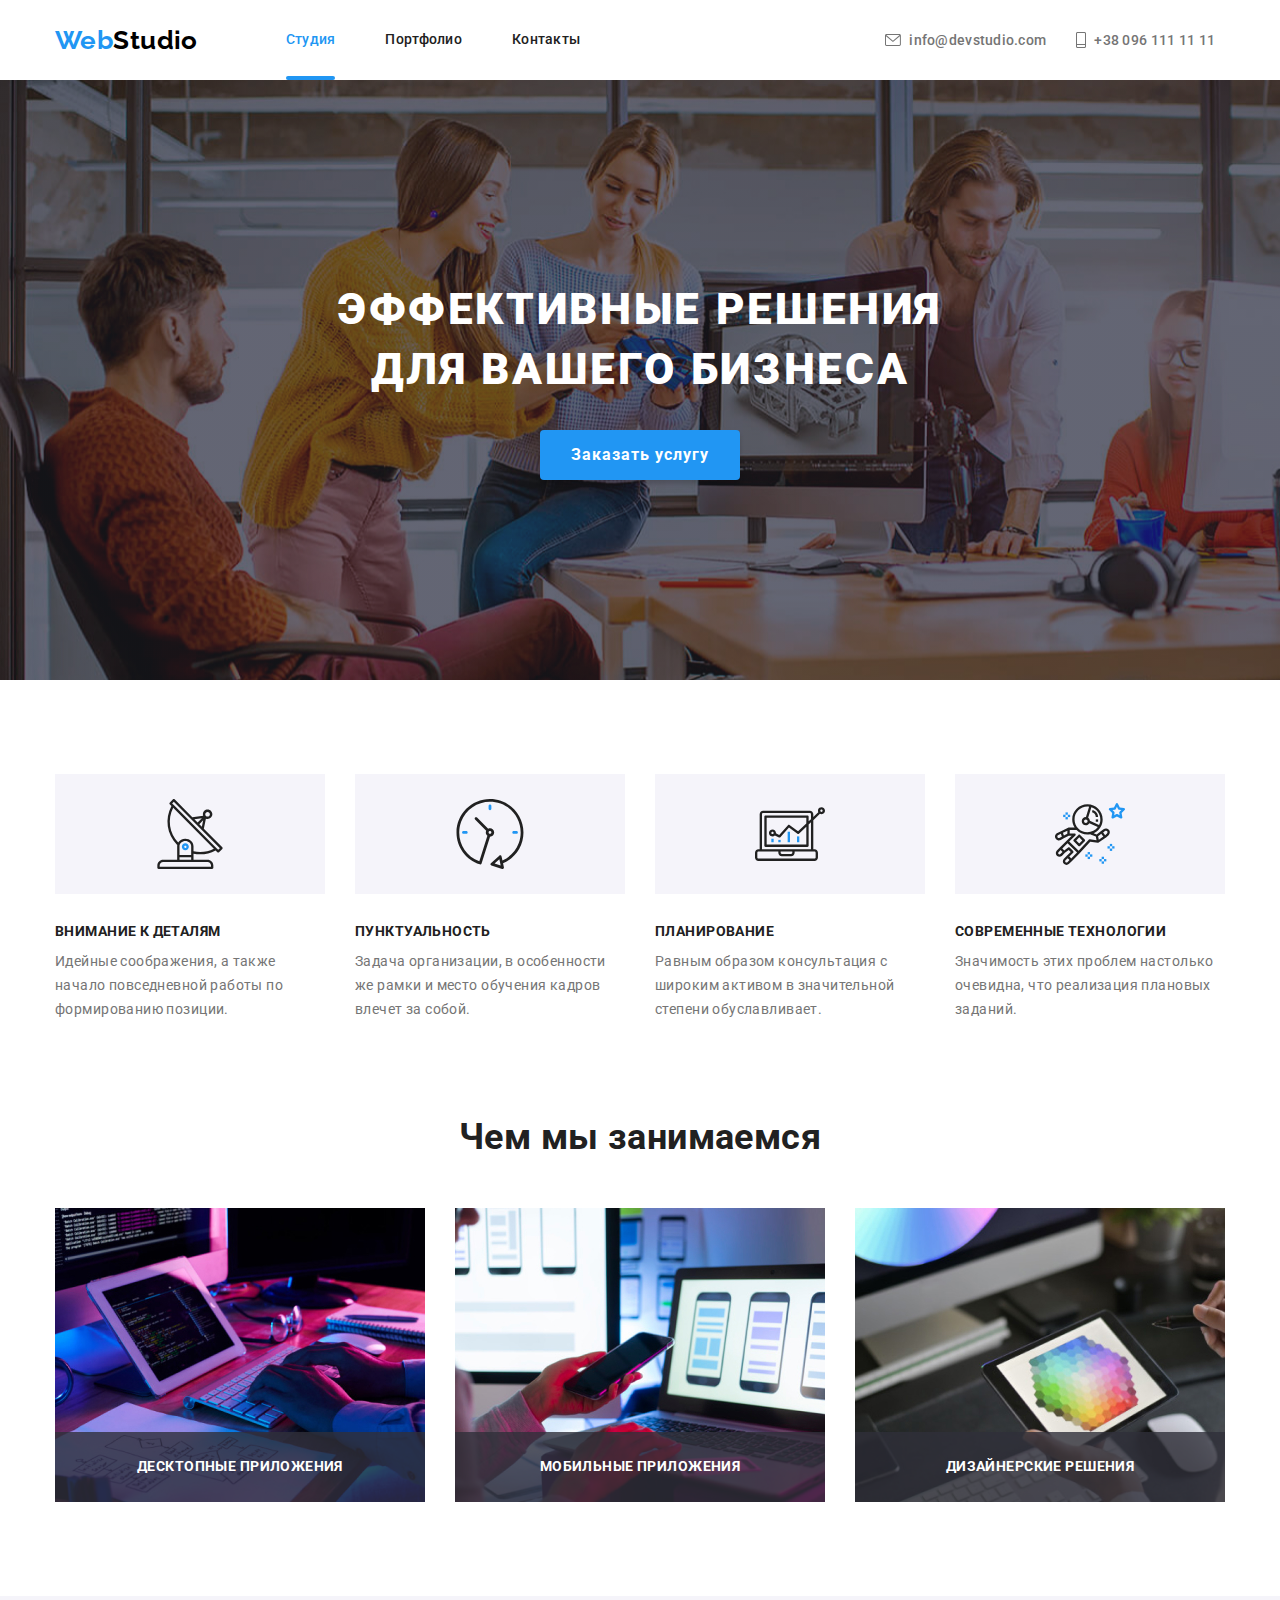
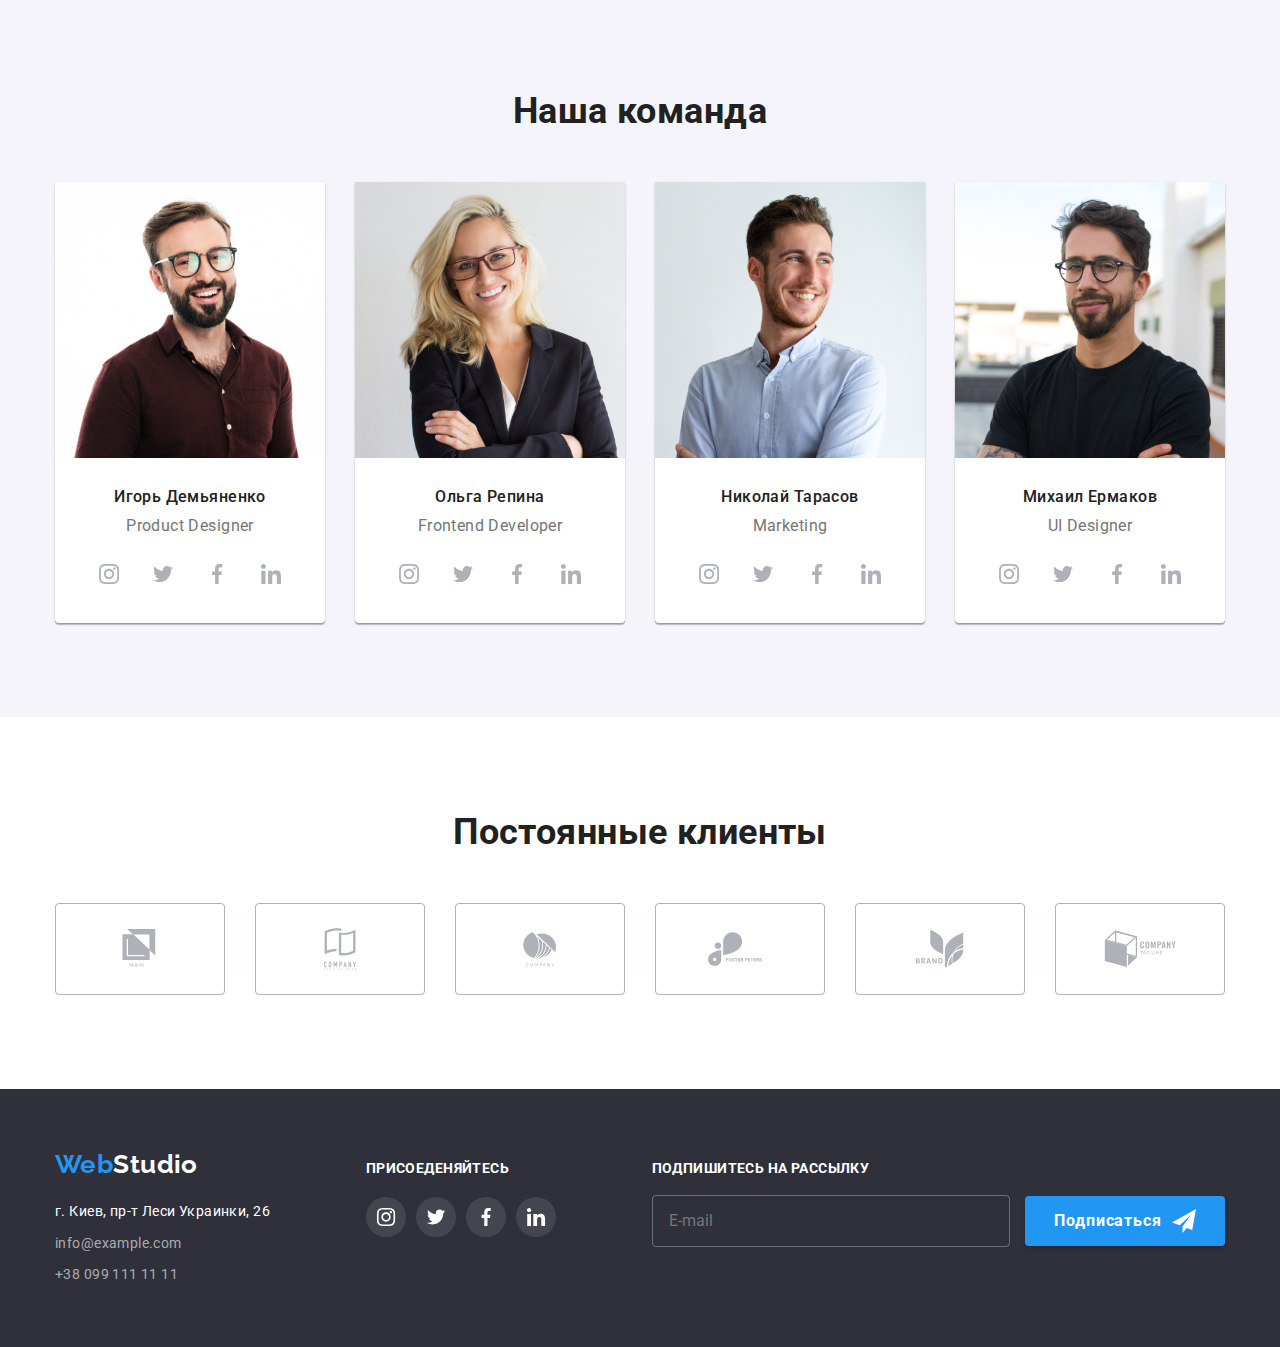
<file: index.html>
<!DOCTYPE html>
<html lang="ru">

<head>
    <meta charset="UTF-8">
    <meta http-equiv="X-UA-Compatible" content="IE=edge">
    <meta name="viewport" content="width=device-width, initial-scale=1.0">
    <link rel="preconnect" href="https://fonts.googleapis.com">
    <link rel="preconnect" href="https://fonts.gstatic.com" crossorigin>
    <link
        href="https://fonts.googleapis.com/css2?family=Raleway:wght@700&family=Roboto:wght@400;500;700;900&display=swap"
        rel="stylesheet">
    <link rel="stylesheet" href="./min_css/studioPage.min.css">
    <title>Web Studio</title>
</head>
<body>
    <!-- header -->
    <header class="header">
        <div class="header__content container">
            <a href="./index.html" class="logo header__logo"><span class="logo__accent">Web</span>Studio</a>
            <button class="menuButton" aria-label="Переключатель мобильного меню" aria-expanded="false" aria-controls="mobileNavMenu" data-menu-button
                aria-expanded="false">
                <svg class="menuIcon" width="40" height="40">
                    <use class="menuIcon__burger" href="./images/iconsSprite.svg#icon-burgerIcon"></use>
                    <use class="menuIcon__cross" href="./images/iconsSprite.svg#icon-closeIcon"></use>
                </svg>
            </button>
            <nav class="header__nav">
                <div class="mobileNav" id="mobileNavMenu" data-menu>
                    <ul class="mobileNav__navMenu">
                        <li class="mobileNav__navItem"><a href="./index.html" class="mobileNav__navLink mobileNav__navLink--active">Студия</a></li>
                        <li class="mobileNav__navItem"><a href="./portfolio.html" class="mobileNav__navLink">Портфолио</a></li>
                        <li class="mobileNav__navItem"><a href="#" class="mobileNav__navLink">Контакты</a></li>
                    </ul>
                    <ul class="mobileNav__contactsList">
                        <li class="mobileNav__contactItem"><a class="mobileNav__contactLink"
                                href="tel:+380961111111">+38 096 111 11 11</a></li>
                        <li class="mobileNav__contactItem"><a class="mobileNav__contactLink"
                                href="mailto:info@devstudio.com">info@devstudio.com</a></li>
                    </ul>
                    <ul class="mobileNav__socialsList">
                        <li class="mobileNav__socialItem"><a href="" class="mobileNav__socialLink">Instagram</a></li>
                        <li class="mobileNav__socialItem"><a href="" class="mobileNav__socialLink">Twitter</a></li>
                        <li class="mobileNav__socialItem"><a href="" class="mobileNav__socialLink">Facebook</a></li>
                        <li class="mobileNav__socialItem"><a href="" class="mobileNav__socialLink">LinkedIn</a></li>
                    </ul>
                </div>
                <div class="desktopNav">
                    <ul class="desktopNav__navMenu">
                        <li class="desktopNav__navItem"><a class="desktopNav__navLink desktopNav__navLink--active" href="./index.html">Студия</a></li>
                        <li class="desktopNav__navItem"><a class="desktopNav__navLink" href="./portfolio.html">Портфолио</a></li>
                        <li class="desktopNav__navItem"><a class="desktopNav__navLink" href="#" >Контакты</a></li>
                    </ul>
                    <ul class="desktopNav__contactsList">
                        <li class="desktopNav__contactItem">
                            <a class="desktopNav__contactLink" href="mailto:info@devstudio.com">
                                <svg class="desktopNav__contactIcon desktopNav__contactIcon--email">
                                    <use href="./images/iconsSprite.svg#icon-emailContactIcon"></use>
                                </svg>
                                info@devstudio.com
                            </a>
                        </li>
                        <li class="desktopNav__contactItem">
                            <a class="desktopNav__contactLink" href="tel:+380961111111">
                                <svg class="desktopNav__contactIcon desktopNav__contactIcon--tel">
                                    <use href="./images/iconsSprite.svg#icon-telContactIcon"></use>
                                </svg>
                                +38 096 111 11 11
                            </a>
                        </li>
                    </ul>
                </div>
            </nav>
        </div>
    </header>
    <main>
        <!-- hero -->
        <section class="hero">
            <h1 class="hero_title">Эффективные решения для вашего бизнеса</h1>
            <button type="button" class="button" data-modal-open>Заказать услугу</button>
        </section>
        <!-- Features -->
        <section class="pageSection">
            <div class="container">
                <ul class="featuresList">
                    <li class="featureItem featureItem--antenna">
                        <h3 class="featureItem_title">Внимание к деталям</h3>
                        <p class="featureItem_description">Идейные соображения, а также начало повседневной работы по
                            формированию позиции.</p>
                    </li>
                    <li class="featureItem featureItem--clock">
                        <h3 class="featureItem_title">Пунктуальность</h3>
                        <p class="featureItem_description">Задача организации, в особенности же рамки и место обучения
                            кадров влечет за собой.</p>
                    </li>
                    <li class="featureItem featureItem--diagram">
                        <h3 class="featureItem_title">Планирование</h3>
                        <p class="featureItem_description">Равным образом консультация с широким активом в значительной
                            степени обуславливает.</p>
                    </li>
                    <li class="featureItem featureItem--astronaut">
                        <h3 class="featureItem_title">Современные технологии</h3>
                        <p class="featureItem_description">Значимость этих проблем настолько очевидна, что реализация
                            плановых заданий.</p>
                    </li>
                </ul>
            </div>
        </section>
        <!-- What we Doing -->
        <section class="pageSection pageSection--withoutTopPadding whatWeDoingSection">
            <div class="container">
                <h2 class="pageSection__title">Чем мы занимаемся</h2>
                <ul class="whatWeDoingList">
                    <li class="whatWeDoingList__item">
                        <img class="whatWeDoingList__image" src="./images/whatWeDoing/whatWeDoing1.jpg" alt="Пишем код" width="370">
                        <h3 class="whatWeDoingList__description">Десктопные приложения</h3>
                    </li>
                    <li class="whatWeDoingList__item">
                        <img class="whatWeDoingList__image" src="./images/whatWeDoing/whatWeDoing2.jpg" alt="Делаем адаптив" width="370">
                        <h3 class="whatWeDoingList__description">Мобильные приложения</h3>
                    </li>
                    <li class="whatWeDoingList__item">
                        <img class="whatWeDoingList__image" src="./images/whatWeDoing/whatWeDoing3.jpg" alt="Делаем дизайн" width="370">
                        <h3 class="whatWeDoingList__description">Дизайнерские решения</h3>
                    </li>
                </ul>
            </div>
        </section>
        <!-- Our Team -->
        <section class="pageSection pageSection--grayBG">
            <div class="container">
                <h2 class="pageSection__title">Наша команда</h2>
                <ul class="teamList">
                    <li class="teamMember">
                        <img class="teamMember__image" src="./images/ourTeam/ourTeam1.jpg" alt="Фото Игоря Демьяненко">
                        <h3 class="teamMember__name">Игорь Демьяненко</h3>
                        <p class="teamMember__position">Product Designer</p>
                        <ul class="teamMember__socialsList">
                            <li class="teamMember__socialItem">
                                <a href="" class="teamMember__socialLink">
                                    <svg class="teamMember__socialIcon" width="44" height="44">
                                        <use href="./images/iconsSprite.svg#icon-instagram"></use>
                                    </svg>
                                </a>
                            </li>
                            <li class="teamMember__socialItem">
                                <a href="" class="teamMember__socialLink">
                                    <svg class="teamMember__socialIcon" width="44" height="44">
                                        <use href="./images/iconsSprite.svg#icon-twitter"></use>
                                    </svg>
                                </a>
                            </li>
                            <li class="teamMember__socialItem">
                                <a href="" class="teamMember__socialLink">
                                    <svg class="teamMember__socialIcon" width="44" height="44">
                                        <use href="./images/iconsSprite.svg#icon-facebook"></use>
                                    </svg>
                                </a>
                            </li>
                            <li class="teamMember__socialItem">
                                <a href="" class="teamMember__socialLink">
                                    <svg class="teamMember__socialIcon" width="44" height="44">
                                        <use href="./images/iconsSprite.svg#icon-linkedin"></use>
                                    </svg>
                                </a>
                            </li>
                        </ul>
                    </li>
                    <li class="teamMember">
                        <img class="teamMember__image" src="./images/ourTeam/ourTeam2.jpg" alt="Фото Ольги Репиной">
                        <h3 class="teamMember__name">Ольга Репина</h3>
                        <p class="teamMember__position">Frontend Developer</p>
                        <ul class="teamMember__socialsList">
                            <li class="teamMember__socialItem">
                                <a href="" class="teamMember__socialLink">
                                    <svg class="teamMember__socialIcon" width="44" height="44">
                                        <use href="./images/iconsSprite.svg#icon-instagram"></use>
                                    </svg>
                                </a>
                            </li>
                            <li class="teamMember__socialItem">
                                <a href="" class="teamMember__socialLink">
                                    <svg class="teamMember__socialIcon" width="44" height="44">
                                        <use href="./images/iconsSprite.svg#icon-twitter"></use>
                                    </svg>
                                </a>
                            </li>
                            <li class="teamMember__socialItem">
                                <a href="" class="teamMember__socialLink">
                                    <svg class="teamMember__socialIcon" width="44" height="44">
                                        <use href="./images/iconsSprite.svg#icon-facebook"></use>
                                    </svg>
                                </a>
                            </li>
                            <li class="teamMember__socialItem">
                                <a href="" class="teamMember__socialLink">
                                    <svg class="teamMember__socialIcon" width="44" height="44">
                                        <use href="./images/iconsSprite.svg#icon-linkedin"></use>
                                    </svg>
                                </a>
                            </li>
                        </ul>
                    </li>
                    <li class="teamMember">
                        <img class="teamMember__image" src="./images/ourTeam/ourTeam3.jpg" alt="Фото Николая Тарасова">
                        <h3 class="teamMember__name">Николай Тарасов</h3>
                        <p class="teamMember__position">Marketing</p>
                        <ul class="teamMember__socialsList">
                            <li class="teamMember__socialItem">
                                <a href="" class="teamMember__socialLink">
                                    <svg class="teamMember__socialIcon" width="44" height="44">
                                        <use href="./images/iconsSprite.svg#icon-instagram"></use>
                                    </svg>
                                </a>
                            </li>
                            <li class="teamMember__socialItem">
                                <a href="" class="teamMember__socialLink">
                                    <svg class="teamMember__socialIcon" width="44" height="44">
                                        <use href="./images/iconsSprite.svg#icon-twitter"></use>
                                    </svg>
                                </a>
                            </li>
                            <li class="teamMember__socialItem">
                                <a href="" class="teamMember__socialLink">
                                    <svg class="teamMember__socialIcon" width="44" height="44">
                                        <use href="./images/iconsSprite.svg#icon-facebook"></use>
                                    </svg>
                                </a>
                            </li>
                            <li class="teamMember__socialItem">
                                <a href="" class="teamMember__socialLink">
                                    <svg class="teamMember__socialIcon" width="44" height="44">
                                        <use href="./images/iconsSprite.svg#icon-linkedin"></use>
                                    </svg>
                                </a>
                            </li>
                        </ul>
                    </li>
                    <li class="teamMember">
                        <img class="teamMember__image" src="./images/ourTeam/ourTeam4.jpg" alt="Фото Михаила Ермакова">
                        <h3 class="teamMember__name">Михаил Ермаков</h3>
                        <p class="teamMember__position">UI Designer</p>
                        <ul class="teamMember__socialsList">
                            <li class="teamMember__socialItem">
                                <a href="" class="teamMember__socialLink">
                                    <svg class="teamMember__socialIcon" width="44" height="44">
                                        <use href="./images/iconsSprite.svg#icon-instagram"></use>
                                    </svg>
                                </a>
                            </li>
                            <li class="teamMember__socialItem">
                                <a href="" class="teamMember__socialLink">
                                    <svg class="teamMember__socialIcon" width="44" height="44">
                                        <use href="./images/iconsSprite.svg#icon-twitter"></use>
                                    </svg>
                                </a>
                            </li>
                            <li class="teamMember__socialItem">
                                <a href="" class="teamMember__socialLink">
                                    <svg class="teamMember__socialIcon" width="44" height="44">
                                        <use href="./images/iconsSprite.svg#icon-facebook"></use>
                                    </svg>
                                </a>
                            </li>
                            <li class="teamMember__socialItem">
                                <a href="" class="teamMember__socialLink">
                                    <svg class="teamMember__socialIcon" width="44" height="44">
                                        <use href="./images/iconsSprite.svg#icon-linkedin"></use>
                                    </svg>
                                </a>
                            </li>
                        </ul>
                    </li>
                </ul>
            </div>
        </section>
        <!-- Our CLients -->
        <section class="pageSection">
            <div class="container">
                <h3 class="pageSection__title">Постоянные клиенты</h3>
                <ul class="clientsList">
                    <li class="clientsList__item">
                        <a class="clientsList__link" href="">
                            <svg class="clientsList__icon">
                                <use href="./images/iconsSprite.svg#icon-Client1"></use>
                            </svg>
                        </a>
                    </li>
                    <li class="clientsList__item">
                        <a class="clientsList__link" href="">
                            <svg class="clientsList__icon">
                                <use href="./images/iconsSprite.svg#icon-Client2"></use>
                            </svg>
                        </a>
                    </li>
                    <li class="clientsList__item">
                        <a class="clientsList__link" href="">
                            <svg class="clientsList__icon">
                                <use href="./images/iconsSprite.svg#icon-Client3"></use>
                            </svg>
                        </a>
                    </li>
                    <li class="clientsList__item">
                        <a class="clientsList__link" href="">
                            <svg class="clientsList__icon">
                                <use href="./images/iconsSprite.svg#icon-Client4"></use>
                            </svg>
                        </a>
                    </li>
                    <li class="clientsList__item">
                        <a class="clientsList__link" href="">
                            <svg class="clientsList__icon">
                                <use href="./images/iconsSprite.svg#icon-Client5"></use>
                            </svg>
                        </a>
                    </li>
                    <li class="clientsList__item">
                        <a class="clientsList__link" href="">
                            <svg class="clientsList__icon">
                                <use href="./images/iconsSprite.svg#icon-Client6"></use>
                            </svg>
                        </a>
                    </li>
                </ul>
            </div>
        </section>
    </main>
    <!-- footer -->
    <footer class="footer">
        <div class="container">
            <div class="footer__content">
                <address class="footer__contentItem footer__contactsWrapper">
                    <a href="" class="logo footer__logo"><span class="logo__accent">Web</span>Studio</a>
                    <ul class="footer__contactsList">
                        <li class="footer__contactItem">г. Киев, пр-т Леси Украинки, 26</li>
                        <li class="footer__contactItem"><a class="footer__contactLink"
                                href="mailto:info@example.com">info@example.com</a></li>
                        <li class="footer__contactItem"><a class="footer__contactLink" href="tel:+380991111111">+38 099 111
                                11 11</a></li>
                    </ul>
                </address>
                <div class="footer__contentItem footer__socialsWrapper">
                    <h3 class="footer__subTitle">Присоеденяйтесь</h3>
                    <ul class="footer__socialsList">
                        <li class="footer__socialItem">
                            <a href="" class="footer__socialLink">
                                <svg class="footer__socialIcon" width="40px" height="40px">
                                    <use href="./images/iconsSprite.svg#icon-instagram"></use>
                                </svg>
                            </a>
                        </li>
                        <li class="footer__socialItem">
                            <a href="" class="footer__socialLink">
                                <svg class="footer__socialIcon" width="40px" height="40px">
                                    <use href="./images/iconsSprite.svg#icon-twitter"></use>
                                </svg>
                            </a>
                        </li>
                        <li class="footer__socialItem">
                            <a href="" class="footer__socialLink">
                                <svg class="footer__socialIcon" width="40px" height="40px">
                                    <use href="./images/iconsSprite.svg#icon-facebook"></use>
                                </svg>
                            </a>
                        </li>
                        <li class="footer__socialItem">
                            <a href="" class="footer__socialLink">
                                <svg class="footer__socialIcon" width="40px" height="40px">
                                    <use href="./images/iconsSprite.svg#icon-linkedin"></use>
                                </svg>
                            </a>
                        </li>
                    </ul>
                </div>
                <div class="footer__subscribeWrapper">
                    <h3 class="footer__subTitle">Подпишитесь на рассылку</h3>
                    <form class="footer__subscribeForm" action="">
                        <input class="footer__subscribeInput" type="email" placeholder="E-mail" name="email">
                        <button class="button">
                            Подписаться
                            <svg class="button_icon" width="24" height="24">
                                <use href="./images/iconsSprite.svg#icon-subscribeButtonIcon"></use>
                            </svg>
                        </button>
                    </form>
                </div>
            </div>
        </div>
    </footer>
    <!-- feedback modal -->
    <div class="backdrop is-hidden" data-modal>
        <div class="feedbackModal">
            <button type="button" class="closeButton" data-modal-close>
                <svg class="closeButton__icon" width="30" height="30">
                    <use href="./images/iconsSprite.svg#icon-closeIcon"></use>
                </svg>
            </button>
            <h2 class="feedbackModal__title">Оставьте свои данные, мы вам перезвоним</h2>
            <form class="feedbackModal__form">
                <div class="feedbackModal__textFieldsGroup" role="form-group">
                    <div class="feedbackModal__formField">
                        <label class="feedbackModal__fieldLabel" for="name">Имя</label>
                        <input class="feedbackModal__textField" type="text" name="name" id="name" required>
                        <svg class="feedbackModal__inputIcon" width="12" height="12">
                            <use href="./images/iconsSprite.svg#icon-nameInputIcon"></use>
                        </svg>
                    </div>
                    <div class="feedbackModal__formField">
                        <label class="feedbackModal__fieldLabel" for="tel">Телефон</label>
                        <input class="feedbackModal__textField" type="tel" name="tel" id="tel" required>
                        <svg class="feedbackModal__inputIcon" width="13" height="13">
                            <use href="./images/iconsSprite.svg#icon-phoneInputIcon"></use>
                        </svg>
                    </div>
                    <div class="feedbackModal__formField">
                        <label class="feedbackModal__fieldLabel" for="email">Почта</label>
                        <input class="feedbackModal__textField" type="email" name="email" id="email">
                        <svg class="feedbackModal__inputIcon" width="15" height="12">
                            <use href="./images/iconsSprite.svg#icon-emailInputIcon"></use>
                        </svg>
                    </div>
                    <div class="feedbackModal__formField">
                        <label class="feedbackModal__fieldLabel" for="comment">Коментарий</label>
                        <textarea class="feedbackModal__textField feedbackModal__textField--forComents" type="comment" name="comment" id="comment" placeholder="Введите текст"></textarea>
                    </div>
                </div>
                <div class="feedbackModal__agreementField">
                    <input class="feedbackModal__agreementFieldCheckbox" type="checkbox" name="agreement" id="agreement">
                    <label class="feedbackModal__agreementLabel" for="agreement">
                        <span>Соглашаюсь с рассылкой и принимаю&nbsp<a href="" class="feedbackModal__agreementConditionsLink">Условия договора</a></span>
                    </label>
                </div>
                <button class="button modal feedbackModal__button" type="submit">Отправить</button>   
            </form>
        </div>
    </div>
    <script src="./js/menu.js"></script>
    <script src="./js/modal.js"></script>
</body>

</html>
</file>
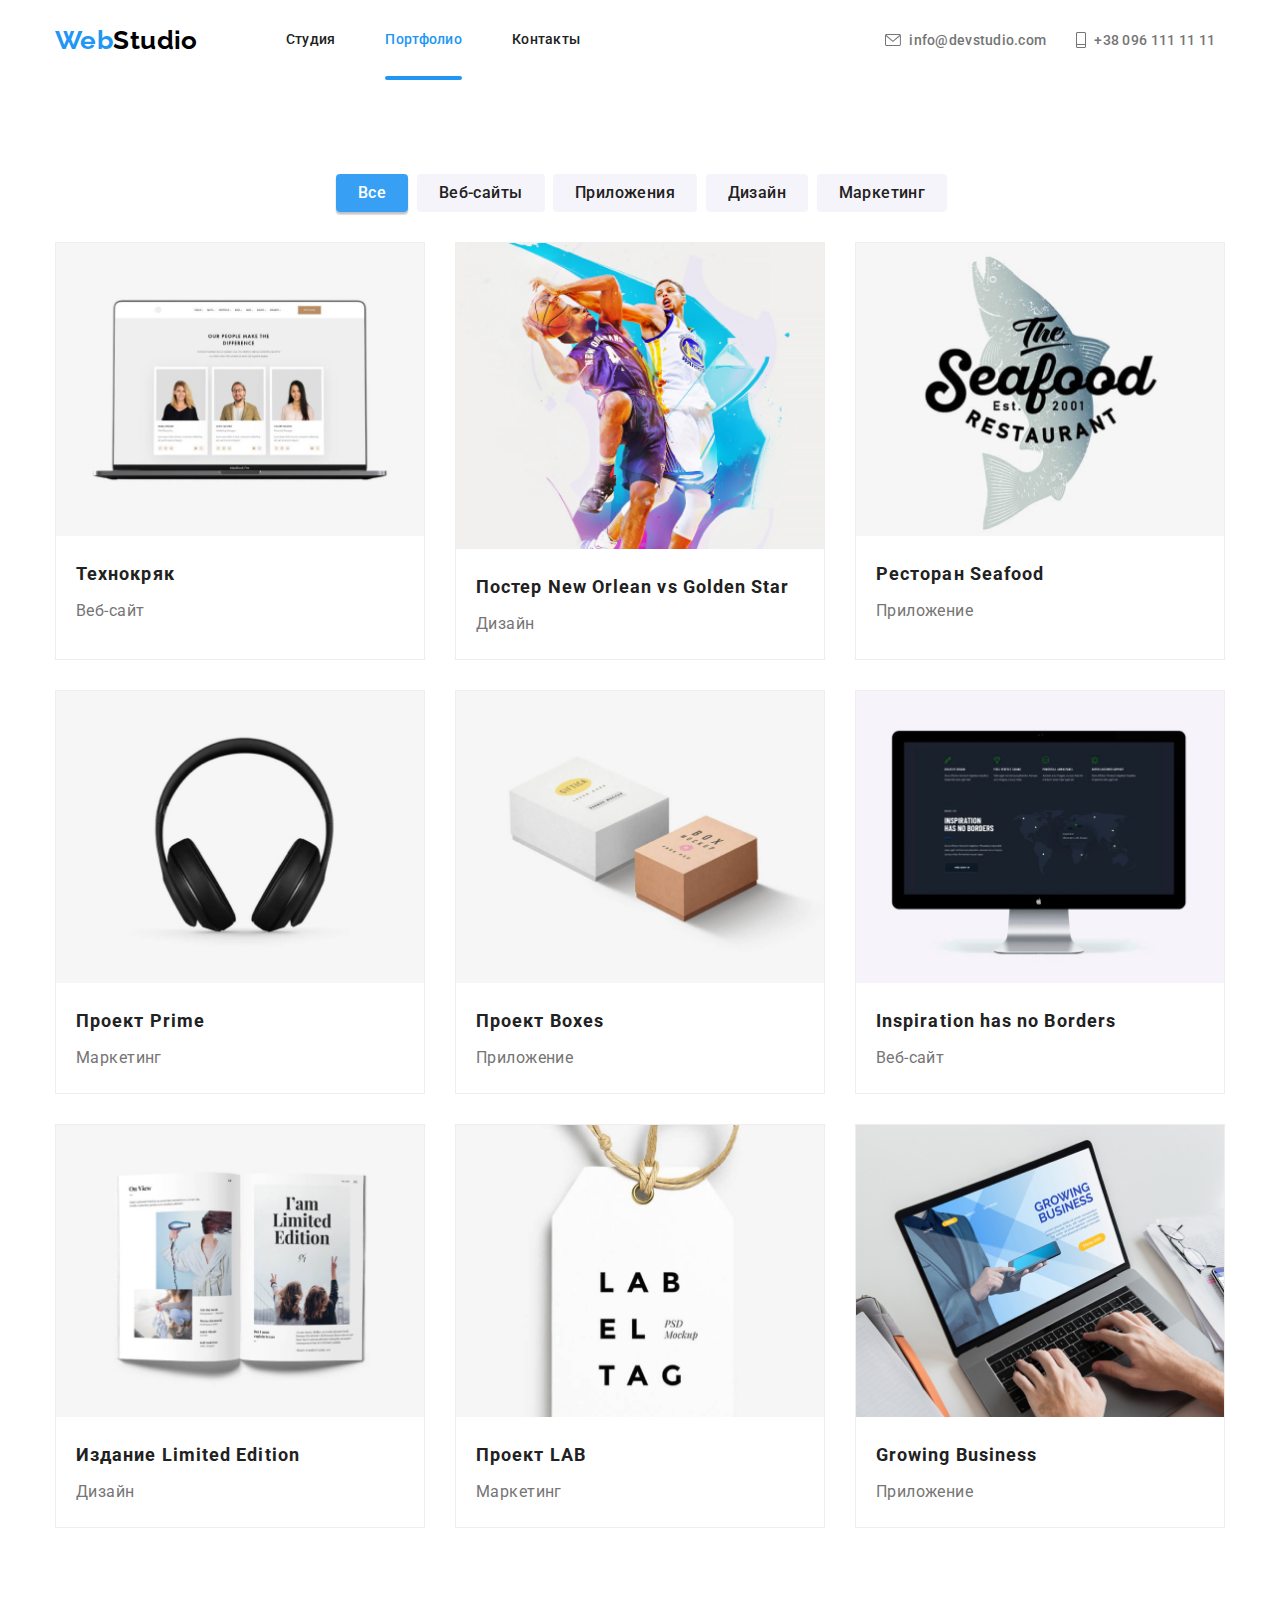
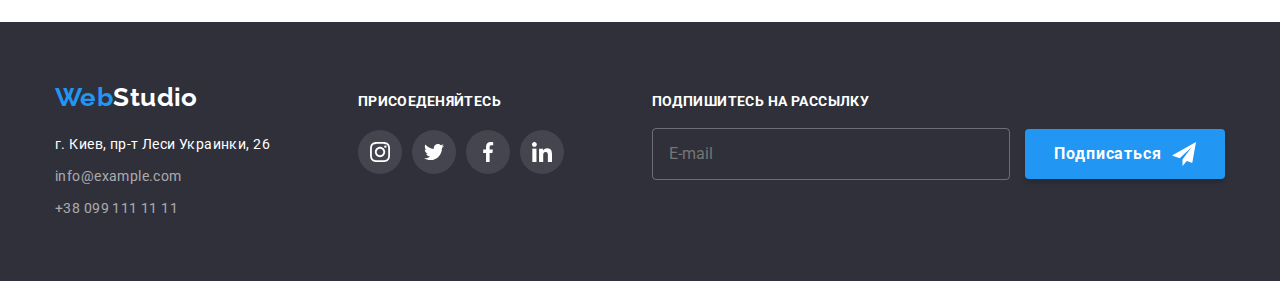
<file: portfolio.html>
<!DOCTYPE html>
<html lang="ru">

<head>
    <meta charset="UTF-8">
    <meta http-equiv="X-UA-Compatible" content="IE=edge">
    <meta name="viewport" content="width=device-width, initial-scale=1.0">
    <link rel="preconnect" href="https://fonts.googleapis.com">
    <link rel="preconnect" href="https://fonts.gstatic.com" crossorigin>
    <link
        href="https://fonts.googleapis.com/css2?family=Raleway:wght@700&family=Roboto:wght@400;500;700;900&display=swap"
        rel="stylesheet">
    <link rel="stylesheet" href="./min_css/portfolioPage.min.css">
    <title>Web Studio</title>
</head>

<body>
    <!-- header -->
    <header class="header">
        <div class="header__content container">
            <a href="./index.html" class="logo header__logo"><span class="logo__accent">Web</span>Studio</a>
            <button class="menuButton" aria-label="Переключатель мобильного меню" aria-expanded="false" aria-controls="mobileNavMenu" data-menu-button
                aria-expanded="false">
                <svg class="menuIcon" width="40" height="40">
                    <use class="menuIcon__burger" href="./images/iconsSprite.svg#icon-burgerIcon"></use>
                    <use class="menuIcon__cross" href="./images/iconsSprite.svg#icon-closeIcon"></use>
                </svg>
            </button>
            <nav class="header__nav">
                <div class="mobileNav" id="mobileNavMenu" data-menu>
                    <ul class="mobileNav__navMenu">
                        <li class="mobileNav__navItem"><a href="./index.html" class="mobileNav__navLink mobileNav__navLink--active">Студия</a></li>
                        <li class="mobileNav__navItem"><a href="./portfolio.html" class="mobileNav__navLink">Портфолио</a></li>
                        <li class="mobileNav__navItem"><a href="#" class="mobileNav__navLink">Контакты</a></li>
                    </ul>
                    <ul class="mobileNav__contactsList">
                        <li class="mobileNav__contactItem"><a class="mobileNav__contactLink"
                                href="tel:+380961111111">+38 096 111 11 11</a></li>
                        <li class="mobileNav__contactItem"><a class="mobileNav__contactLink"
                                href="mailto:info@devstudio.com">info@devstudio.com</a></li>
                    </ul>
                    <ul class="mobileNav__socialsList">
                        <li class="mobileNav__socialItem"><a href="" class="mobileNav__socialLink">Instagram</a></li>
                        <li class="mobileNav__socialItem"><a href="" class="mobileNav__socialLink">Twitter</a></li>
                        <li class="mobileNav__socialItem"><a href="" class="mobileNav__socialLink">Facebook</a></li>
                        <li class="mobileNav__socialItem"><a href="" class="mobileNav__socialLink">LinkedIn</a></li>
                    </ul>
                </div>
                <div class="desktopNav">
                    <ul class="desktopNav__navMenu">
                        <li class="desktopNav__navItem"><a class="desktopNav__navLink" href="./index.html">Студия</a></li>
                        <li class="desktopNav__navItem"><a class="desktopNav__navLink desktopNav__navLink--active" href="./portfolio.html">Портфолио</a></li>
                        <li class="desktopNav__navItem"><a class="desktopNav__navLink" href="#" >Контакты</a></li>
                    </ul>
                    <ul class="desktopNav__contactsList">
                        <li class="desktopNav__contactItem">
                            <a class="desktopNav__contactLink" href="mailto:info@devstudio.com">
                                <svg class="desktopNav__contactIcon desktopNav__contactIcon--email">
                                    <use href="./images/iconsSprite.svg#icon-emailContactIcon"></use>
                                </svg>
                                info@devstudio.com
                            </a>
                        </li>
                        <li class="desktopNav__contactItem">
                            <a class="desktopNav__contactLink" href="tel:+380961111111">
                                <svg class="desktopNav__contactIcon desktopNav__contactIcon--tel">
                                    <use href="./images/iconsSprite.svg#icon-telContactIcon"></use>
                                </svg>
                                +38 096 111 11 11
                            </a>
                        </li>
                    </ul>
                </div>
            </nav>
        </div>
    </header>
    <main>
      <section class="pageSection">
          <div class="container">
              <!-- projects filter -->
            <form class="projectsFilterForm">
                <label class="projectsFilterForm__field">
                    <input class="projectsFilterForm__radioBtn" type="radio" name="projectFilter" value="all" checked>
                    <span class="projectsFilterForm__button">Все</span>
                </label>
                <label class="projectsFilterForm__field">
                    <input class="projectsFilterForm__radioBtn" type="radio" name="projectFilter" value="webSites">
                    <span class="projectsFilterForm__button">Веб-сайты</span>
                </label>
                <label class="projectsFilterForm__field">
                    <input class="projectsFilterForm__radioBtn" type="radio" name="projectFilter" value="applications">
                    <span class="projectsFilterForm__button">Приложения</span>
                </label>
                <label class="projectsFilterForm__field">
                    <input class="projectsFilterForm__radioBtn" type="radio" name="projectFilter" value="design">
                    <span class="projectsFilterForm__button">Дизайн</span>
                </label>
                <label class="projectsFilterForm__field">
                    <input class="projectsFilterForm__radioBtn" type="radio" name="projectFilter" value="marketing">
                    <span class="projectsFilterForm__button">Маркетинг</span>
                </label>
                
            </form>
            <!-- projects list -->
            <ul class="projectsList">
                <li class="projectItem">
                    <a href="" class="projectItem__link">
                        <div class="projectItem__imageThumb">
                            <picture>
                                <source srcset="./images/ourProjects/ourProjects1-desktop.jpg" media="(min-width: 1200px)">
                                <source srcset="./images/ourProjects/ourProjects1-tablet.jpg" media="(min-width: 768px)">                               
                                <img class="projectItem__image" src="./images/ourProjects/ourProjects1-mobile.jpg" alt="Проект технокряк">
                            </picture>
                            <p class="projectItem__description">Ресурс предлагает комплексные предложения с разным уровнем функционала и сервисов. Все это позволит посетителю получить исчерпывающие сведения о компании или частном лице.</p>
                        </div>
                        <div class="projectItem__label">
                            <h3 class="projectItem__name">Технокряк</h3>
                            <p class="projectItem__catecory">Веб-сайт</p>
                        </div>
                    </a>
                </li>
                <li class="projectItem">
                    <a href="" class="projectItem__link">
                        <div class="projectItem__imageThumb">
                            <picture>
                                <source srcset="./images/ourProjects/ourProjects2-tablet.jpg" media="(min-width: 768px)">
                                <source srcset="./images/ourProjects/ourProjects2-desktop.jpg" media="(min-width: 1200px)">
                                <img class="projectItem__image" src="./images/ourProjects/ourProjects2-mobile.jpg" alt="Постер New Orlean vs Golden Star">
                            </picture>
                            <p class="projectItem__description">Ресурс предлагает комплексные предложения с разным уровнем функционала и сервисов. Все это позволит посетителю получить исчерпывающие сведения о компании или частном лице.</p>
                        </div>
                        <div class="projectItem__label">
                            <h3 class="projectItem__name">Постер New Orlean vs Golden Star</h3>
                            <p class="projectItem__catecory">Дизайн</p>
                        </div>
                    </a>
                </li>
                <li class="projectItem">
                    <a href="" class="projectItem__link">
                        <div class="projectItem__imageThumb">
                            <picture>
                                <source srcset="./images/ourProjects/ourProjects3-desktop.jpg" media="(min-width: 1200px)">
                                <source srcset="./images/ourProjects/ourProjects3-tablet.jpg" media="(min-width: 768px)">
                                <img class="projectItem__image" src="./images/ourProjects/ourProjects3-mobile.jpg" alt="Приложение ресторана Seafood">
                            </picture>
                            <p class="projectItem__description">Ресурс предлагает комплексные предложения с разным уровнем функционала и сервисов. Все это позволит посетителю получить исчерпывающие сведения о компании или частном лице.</p>
                        </div>
                        <div class="projectItem__label">
                            <h3 class="projectItem__name">Ресторан Seafood</h3>
                            <p class="projectItem__catecory">Приложение</p>
                        </div>
                    </a>
                </li>
                <li class="projectItem">
                    <a href="" class="projectItem__link">
                        <div class="projectItem__imageThumb">
                            <picture>
                                <source srcset="./images/ourProjects/ourProjects4-desktop.jpg" media="(min-width: 1200px)">
                                <source srcset="./images/ourProjects/ourProjects4-tablet.jpg" media="(min-width: 768px)">
                                <img class="projectItem__image" src="./images/ourProjects/ourProjects4-mobile.jpg" alt="Проект Prime">
                            </picture>
                            <p class="projectItem__description">Ресурс предлагает комплексные предложения с разным уровнем функционала и сервисов. Все это позволит посетителю получить исчерпывающие сведения о компании или частном лице.</p>
                        </div>
                        <div class="projectItem__label">
                            <h3 class="projectItem__name">Проект Prime</h3>
                            <p class="projectItem__catecory">Маркетинг</p>
                        </div>
                    </a>
                </li>
                <li class="projectItem">
                    <a href="" class="projectItem__link">
                        <div class="projectItem__imageThumb">
                            <picture>
                                <source srcset="./images/ourProjects/ourProjects5-desktop.jpg" media="(min-width: 1200px)">
                                <source srcset="./images/ourProjects/ourProjects5-tablet.jpg" media="(min-width: 768px)">  
                                <img class="projectItem__image" src="./images/ourProjects/ourProjects5-mobile.jpg" alt="Проект Boxes">
                            </picture>
                            <p class="projectItem__description">Ресурс предлагает комплексные предложения с разным уровнем функционала и сервисов. Все это позволит посетителю получить исчерпывающие сведения о компании или частном лице.</p>
                        </div>
                        <div class="projectItem__label">
                            <h3 class="projectItem__name">Проект Boxes</h3>
                            <p class="projectItem__catecory">Приложение</p>
                        </div>
                    </a>
                </li>
                <li class="projectItem">
                    <a href="" class="projectItem__link">
                        <div class="projectItem__imageThumb">
                            <picture>
                                <source srcset="./images/ourProjects/ourProjects6-desktop.jpg" media="(min-width: 1200px)">
                                <source srcset="./images/ourProjects/ourProjects6-tablet.jpg" media="(min-width: 768px)">  
                                <img class="projectItem__image" src="./images/ourProjects/ourProjects6-mobile.jpg" alt="Веб-сайт Inspiration has no Borders">
                            </picture>
                            <p class="projectItem__description">Ресурс предлагает комплексные предложения с разным уровнем функционала и сервисов. Все это позволит посетителю получить исчерпывающие сведения о компании или частном лице.</p>
                        </div>
                        <div class="projectItem__label">
                            <h3 class="projectItem__name">Inspiration has no Borders</h3>
                            <p class="projectItem__catecory">Веб-сайт</p>
                        </div>
                    </a>
                </li>
                <li class="projectItem">
                    <a href="" class="projectItem__link">
                        <div class="projectItem__imageThumb">
                            <picture>
                                <source srcset="./images/ourProjects/ourProjects7-desktop.jpg" media="(min-width: 1200px)">
                                <source srcset="./images/ourProjects/ourProjects7-tablet.jpg" media="(min-width: 768px)">
                                <img class="projectItem__image" src="./images/ourProjects/ourProjects7-mobile.jpg" alt="Дизайн издания Limited Edition">
                            </picture>
                            <p class="projectItem__description">Ресурс предлагает комплексные предложения с разным уровнем функционала и сервисов. Все это позволит посетителю получить исчерпывающие сведения о компании или частном лице.</p>
                        </div>
                        <div class="projectItem__label">
                            <h3 class="projectItem__name">Издание Limited Edition</h3>
                            <p class="projectItem__catecory">Дизайн</p>
                        </div>
                    </a>
                </li>
                <li class="projectItem">
                    <a href="" class="projectItem__link">
                        <div class="projectItem__imageThumb">
                            <picture>
                                <source srcset="./images/ourProjects/ourProjects8-desktop.jpg" media="(min-width: 1200px)">
                                <source srcset="./images/ourProjects/ourProjects8-tablet.jpg" media="(min-width: 768px)">
                                <img class="projectItem__image" src="./images/ourProjects/ourProjects8-mobile.jpg" alt="Проект LAB">
                            </picture>
                            <p class="projectItem__description">Ресурс предлагает комплексные предложения с разным уровнем функционала и сервисов. Все это позволит посетителю получить исчерпывающие сведения о компании или частном лице.</p>
                        </div>
                        <div class="projectItem__label">
                            <h3 class="projectItem__name">Проект LAB</h3>
                            <p class="projectItem__catecory">Маркетинг</p>
                        </div>
                    </a>
                </li>
                <li class="projectItem">
                    <a href="#" class="projectItem__link">
                        <div class="projectItem__imageThumb">
                            <picture>
                                <source srcset="./images/ourProjects/ourProjects9-desktop.jpg" media="(min-width: 1200px)">
                                <source srcset="./images/ourProjects/ourProjects9-tablet.jpg" media="(min-width: 768px)">
                                <img class="projectItem__image" src="./images/ourProjects/ourProjects9-mobile.jpg" alt="Проект Growing Business">
                            </picture>
                            <p class="projectItem__description">Ресурс предлагает комплексные предложения с разным уровнем функционала и сервисов. Все это позволит посетителю получить исчерпывающие сведения о компании или частном лице.</p>
                        </div>
                        <div class="projectItem__label">
                            <h3 class="projectItem__name">Growing Business</h3>
                            <p class="projectItem__catecory">Приложение</p>
                        </div>
                    </a>
                </li>
            </ul>
          </div>
      </section>
    </main>
    <!-- footer -->
    <footer class="footer">
        <div class="container">
            <div class="footer__content">
                <address class="footer__contentItem footer__contactsWrapper">
                    <a href="" class="logo footer__logo"><span class="logo__accent">Web</span>Studio</a>
                    <ul class="footer__contactsList">
                        <li class="footer__contactItem">г. Киев, пр-т Леси Украинки, 26</li>
                        <li class="footer__contactItem"><a class="footer__contactLink"
                                href="mailto:info@example.com">info@example.com</a></li>
                        <li class="footer__contactItem"><a class="footer__contactLink" href="tel:+380991111111">+38 099 111
                                11 11</a></li>
                    </ul>
                </address>
                <div class="footer__contentItem footer__socialsWrapper">
                    <h3 class="footer__subTitle">Присоеденяйтесь</h3>
                    <ul class="footer__socialsList">
                        <li class="footer__socialItem">
                            <a href="" class="footer__socialLink">
                                <svg class="footer__socialIcon" width="44px" height="44px">
                                    <use href="./images/iconsSprite.svg#icon-instagram"></use>
                                </svg>
                            </a>
                        </li>
                        <li class="footer__socialItem">
                            <a href="" class="footer__socialLink">
                                <svg class="footer__socialIcon" width="44px" height="44px">
                                    <use href="./images/iconsSprite.svg#icon-twitter"></use>
                                </svg>
                            </a>
                        </li>
                        <li class="footer__socialItem">
                            <a href="" class="footer__socialLink">
                                <svg class="footer__socialIcon" width="44px" height="44px">
                                    <use href="./images/iconsSprite.svg#icon-facebook"></use>
                                </svg>
                            </a>
                        </li>
                        <li class="footer__socialItem">
                            <a href="" class="footer__socialLink">
                                <svg class="footer__socialIcon" width="44px" height="44px">
                                    <use href="./images/iconsSprite.svg#icon-linkedin"></use>
                                </svg>
                            </a>
                        </li>
                    </ul>
                </div>
                <div class="footer__subscribeWrapper">
                    <h3 class="footer__subTitle">Подпишитесь на рассылку</h3>
                    <form class="footer__subscribeForm" action="">
                        <input class="footer__subscribeInput" type="email" placeholder="E-mail" name="email">
                        <button class="button">
                            Подписаться
                            <svg class="button_icon" width="24" height="24">
                                <use href="./images/iconsSprite.svg#icon-subscribeButtonIcon"></use>
                            </svg>
                        </button>
                    </form>
                </div>
            </div>
        </div>
    </footer>
    <script src="./js/menu.js"></script>
</body>

</html>
</file>
<file: min_css/studioPage.min.css>
.footer__socialLink,.button,.desktopNav__contactItem,.desktopNav__contactLink,.menuButton,.teamMember__socialLink,.feedbackModal__agreementLabel,.closeButton{display:-webkit-inline-box;display:-ms-inline-flexbox;display:inline-flex;-webkit-box-pack:center;-ms-flex-pack:center;justify-content:center;-webkit-box-align:center;-ms-flex-align:center;align-items:center}/*! modern-normalize v1.1.0 | MIT License | https://github.com/sindresorhus/modern-normalize */html{-moz-tab-size:4;-o-tab-size:4;tab-size:4}html{line-height:1.15;-webkit-text-size-adjust:100%}body{margin:0}body{font-family:system-ui,-apple-system,"Segoe UI",Roboto,Helvetica,Arial,sans-serif,"Apple Color Emoji","Segoe UI Emoji"}hr{height:0;color:inherit}abbr[title]{-webkit-text-decoration:underline dotted;text-decoration:underline dotted}b,strong{font-weight:bolder}code,kbd,samp,pre{font-family:ui-monospace, SFMono-Regular, Consolas, 'Liberation Mono', Menlo, monospace;font-size:1em}small{font-size:80%}sub,sup{font-size:75%;line-height:0;position:relative;vertical-align:baseline}sub{bottom:-0.25em}sup{top:-0.5em}table{text-indent:0;border-color:inherit}button,input,optgroup,select,textarea{font-family:inherit;font-size:100%;line-height:1.15;margin:0}button,select{text-transform:none}button,[type='button'],[type='reset'],[type='submit']{-webkit-appearance:button}::-moz-focus-inner{border-style:none;padding:0}:-moz-focusring{outline:1px dotted ButtonText}:-moz-ui-invalid{box-shadow:none}legend{padding:0}progress{vertical-align:baseline}::-webkit-inner-spin-button,::-webkit-outer-spin-button{height:auto}[type='search']{-webkit-appearance:textfield;outline-offset:-2px}::-webkit-search-decoration{-webkit-appearance:none}::-webkit-file-upload-button{-webkit-appearance:button;font:inherit}summary{display:list-item}*{padding:0;margin:0;border:0}*,*:before,*:after{-webkit-box-sizing:border-box;box-sizing:border-box}:focus,:active{outline:none}a:focus,a:active{outline:none}nav,footer,header,aside,ul{display:block}html,body{height:100%;width:100%;font-size:100%;line-height:1;font-size:14px;-ms-text-size-adjust:100%;-moz-text-size-adjust:100%;-webkit-text-size-adjust:100%}input,button,textarea{font-family:inherit}input::-ms-clear{display:none}button{cursor:pointer}button::-moz-focus-inner{padding:0;border:0}a,a:visited{text-decoration:none}a:hover{text-decoration:none}ul li{list-style:none}address{font-style:normal}img{display:block;max-width:100%;height:auto}h1,h2,h3,h4,h5,h6{font-size:inherit;font-weight:400}body{display:-webkit-box;display:-ms-flexbox;display:flex;-webkit-box-orient:vertical;-webkit-box-direction:normal;-ms-flex-direction:column;flex-direction:column;font-family:"Roboto",sans-serif;font-size:14px;font-weight:400;letter-spacing:0.03em;min-height:100vh}body.modal-open{overflow:hidden}main{-webkit-box-flex:1;-ms-flex:1 1 auto;flex:1 1 auto}.container{max-width:480px;padding:0 15px;margin:0 auto}@media screen and (min-width: 768px){.container{max-width:768px}}@media screen and (min-width: 1200px){.container{max-width:1200px}}.pageSection{padding:60px 0;background-color:#fff}.pageSection--grayBG{background-color:#F5F4FA}@media screen and (min-width: 1200px){.pageSection{padding:94px 0}.pageSection--withoutTopPadding{padding-top:0}}.pageSection__title{margin-bottom:30px;text-align:center;font-size:28px;line-height:1.17;font-weight:700;color:#212121}@media screen and (min-width: 1200px){.pageSection__title{margin-bottom:50px;font-size:36px}}.logo{display:inline-block;font-family:"Raleway",sans-serif;font-size:24px;line-height:1.19;font-weight:700;color:#212121}@media screen and (min-width: 1200px){.logo{font-size:26px;color:#000}}.logo__accent{color:#2196F3}.header__content{position:relative}@media screen and (min-width: 768px){.header__content{display:-webkit-box;display:-ms-flexbox;display:flex;-webkit-box-align:center;-ms-flex-align:center;align-items:center}}.header__logo{padding:16px 0}.footer{padding:60px 0;background-color:#2F303A}@media screen and (min-width: 768px){.footer__content{display:-webkit-box;display:-ms-flexbox;display:flex;-ms-flex-wrap:wrap;flex-wrap:wrap;-webkit-box-pack:center;-ms-flex-pack:center;justify-content:center}}@media screen and (min-width: 1200px){.footer__content{-webkit-box-pack:justify;-ms-flex-pack:justify;justify-content:space-between}}.footer__contactsWrapper{text-align:center;font-size:14px;line-height:1.71;color:#fff;margin-bottom:60px}@media screen and (min-width: 768px) and (max-width: 1199px){.footer__contactsWrapper{-ms-flex-preferred-size:50%;flex-basis:50%}}@media screen and (min-width: 1200px){.footer__contactsWrapper{text-align:left;margin-bottom:0}}.footer__logo{color:#fff;margin-bottom:20px}.footer__contactItem:not(:last-child){margin-bottom:8px}.footer__contactLink{color:rgba(255,255,255,0.6);-webkit-transition:color 250ms cubic-bezier(0.4, 0, 0.2, 1);transition:color 250ms cubic-bezier(0.4, 0, 0.2, 1)}.footer__contactLink:hover,.footer__contactLink:focus{color:#2196F3}.footer__socialsWrapper{text-align:center;font-size:14px;line-height:1.14;margin-bottom:60px}@media screen and (min-width: 768px) and (max-width: 1199px){.footer__socialsWrapper{-ms-flex-preferred-size:50%;flex-basis:50%}}@media screen and (min-width: 1200px){.footer__socialsWrapper{padding-top:12px;text-align:left;margin-bottom:0}}.footer__subTitle{color:#fff;text-transform:uppercase;font-weight:700;margin-bottom:20px}.footer__socialsList{display:-webkit-box;display:-ms-flexbox;display:flex;-webkit-box-pack:center;-ms-flex-pack:center;justify-content:center}.footer__socialItem:not(:last-child){margin-right:10px}.footer__socialLink{border-radius:50%;background-color:rgba(255,255,255,0.1);-webkit-transition:background-color 250ms cubic-bezier(0.4, 0, 0.2, 1);transition:background-color 250ms cubic-bezier(0.4, 0, 0.2, 1)}.footer__socialLink:hover{background-color:#2196F3}.footer__socialIcon{fill:#fff}.footer__subscribeWrapper{text-align:center;-webkit-box-flex:0;-ms-flex:0 1 450px;flex:0 1 450px}@media screen and (min-width: 1200px){.footer__subscribeWrapper{padding-top:12px;text-align:left;-webkit-box-flex:0;-ms-flex:0 1 auto;flex:0 1 auto}}.footer__subscribeInput{width:100%;padding:15px 16px;background-color:transparent;border:1px solid rgba(255,255,255,0.3);border-radius:4px;color:#fff;font-size:16px;line-height:1.25;margin-bottom:20px}@media screen and (min-width: 1200px){.footer__subscribeInput{width:358px;margin-bottom:0;margin-right:12px}}.button{min-width:200px;padding:10px 0;border-radius:4px;-webkit-box-shadow:0px 4px 4px rgba(0,0,0,0.15);box-shadow:0px 4px 4px rgba(0,0,0,0.15);background-color:#2196F3;color:#fff;font-size:16px;font-weight:700;line-height:1.87;letter-spacing:0.06em;-webkit-transition:background-color 250ms cubic-bezier(0.4, 0, 0.2, 1);transition:background-color 250ms cubic-bezier(0.4, 0, 0.2, 1)}.button:hover{background-color:#188CE8}.button_icon{margin-left:10px;fill:#fff}.mobileNav{position:absolute;z-index:2;width:100%;min-height:100vh;top:0;left:0;display:-webkit-box;display:-ms-flexbox;display:flex;-webkit-box-orient:vertical;-webkit-box-direction:normal;-ms-flex-direction:column;flex-direction:column;padding:48px 40px;background-color:#fff;-webkit-transform:translateY(-100%);transform:translateY(-100%);-webkit-transition:-webkit-transform 250ms cubic-bezier(0.4, 0, 0.2, 1);transition:-webkit-transform 250ms cubic-bezier(0.4, 0, 0.2, 1);transition:transform 250ms cubic-bezier(0.4, 0, 0.2, 1);transition:transform 250ms cubic-bezier(0.4, 0, 0.2, 1), -webkit-transform 250ms cubic-bezier(0.4, 0, 0.2, 1)}.mobileNav.is-open{-webkit-transform:translateY(0);transform:translateY(0)}@media screen and (min-width: 768px){.mobileNav{display:none}}.mobileNav__navMenu{-webkit-box-flex:1;-ms-flex:1 1 auto;flex:1 1 auto;font-size:40px;font-weight:500;line-height:1.17;letter-spacing:0.02em}@media screen and (max-width: 479px){.mobileNav__navMenu{font-size:36px}}.mobileNav__navItem{margin-bottom:32px}.mobileNav__navLink{display:block;color:#212121;-webkit-transition:color 250ms cubic-bezier(0.4, 0, 0.2, 1);transition:color 250ms cubic-bezier(0.4, 0, 0.2, 1)}.mobileNav__navLink--active{color:#2196F3}.mobileNav__navLink:hover,.mobileNav__navLink:focus{color:#2196F3}.mobileNav__contactsList{font-size:24px;font-weight:500;line-height:1.16;color:#757575;letter-spacing:0.02em;margin-bottom:64px}.mobileNav__contactLink{color:#757575}.mobileNav__contactItem:not(:last-child){margin-bottom:32px}.mobileNav__contactItem:first-child{margin-bottom:32px;font-size:34px}.mobileNav__contactItem:first-child .mobileNav__contactLink{color:#2196F3}@media screen and (max-width: 479px){.mobileNav__contactItem:first-child{font-size:24px}}.mobileNav__contactLink{display:block}.mobileNav__socialsList{display:-webkit-box;display:-ms-flexbox;display:flex;-webkit-box-pack:center;-ms-flex-pack:center;justify-content:center;font-size:18px;line-height:1.22;font-weight:500;letter-spacing:0.02em;color:#2196F3}@media screen and (max-width: 479px){.mobileNav__socialsList{font-size:14px}}.mobileNav__socialItem:not(:last-child){border-right:1px solid rgba(33,33,33,0.2);padding-right:10px}.mobileNav__socialItem:not(:first-child){padding-left:10px}.mobileNav__socialLink{color:#2196F3}.desktopNav{display:-webkit-box;display:-ms-flexbox;display:flex;-webkit-box-align:center;-ms-flex-align:center;align-items:center;margin-left:88px}@media screen and (max-width: 767px){.desktopNav{display:none}}.desktopNav__navMenu{display:-webkit-box;display:-ms-flexbox;display:flex;-webkit-box-align:center;-ms-flex-align:center;align-items:center;margin-right:84px}@media screen and (min-width: 1200px){.desktopNav__navMenu{margin-right:305px}}.desktopNav__navItem{margin-right:50px}.desktopNav__navItem:last-child{margin-right:0}.desktopNav__navLink{display:inline-block;padding:32px 0;font-size:14px;font-weight:500;line-height:1.14;letter-spacing:0.02em;color:#212121;-webkit-transition:color 250ms cubic-bezier(0.4, 0, 0.2, 1);transition:color 250ms cubic-bezier(0.4, 0, 0.2, 1)}.desktopNav__navLink--active{position:relative;color:#2196F3}.desktopNav__navLink--active::after{content:'';position:absolute;bottom:0;left:0;width:100%;height:4px;border-radius:2px;background-color:#2196F3}.desktopNav__navLink:hover{color:#2196F3}@media screen and (min-width: 1200px){.desktopNav__contactsList{display:-webkit-box;display:-ms-flexbox;display:flex;-webkit-box-align:center;-ms-flex-align:center;align-items:center}}@media screen and (min-width: 768px) and (max-width: 1199px){.desktopNav__contactItem{margin-bottom:10px}.desktopNav__contactItem:last-child{margin-bottom:0}}@media screen and (min-width: 1200px){.desktopNav__contactItem{margin-right:30px}.desktopNav__contactItem:last-child{margin-right:0}}.desktopNav__contactLink{font-size:12px;font-weight:500;line-height:1.16;letter-spacing:0.02em;color:#757575;-webkit-transition:color 250ms cubic-bezier(0.4, 0, 0.2, 1);transition:color 250ms cubic-bezier(0.4, 0, 0.2, 1)}.desktopNav__contactLink:hover{color:#2196F3}@media screen and (min-width: 1200px){.desktopNav__contactLink{font-size:14px;padding:32px 0}}.desktopNav__contactIcon{margin-right:8px;fill:#757575;-webkit-transition:fill 250ms cubic-bezier(0.4, 0, 0.2, 1);transition:fill 250ms cubic-bezier(0.4, 0, 0.2, 1)}.desktopNav__contactIcon--email{width:14px;height:10px}@media screen and (min-width: 1200px){.desktopNav__contactIcon--email{width:16px;height:12px}}.desktopNav__contactIcon--tel{width:10px;height:16px}.desktopNav__contactLink:hover .desktopNav__contactIcon{fill:#2196F3}.menuButton{background-color:transparent;position:absolute;top:10px;right:15px;z-index:3}@media screen and (min-width: 768px){.menuButton{display:none}}.menuIcon{-webkit-transition:fill 250ms cubic-bezier(0.4, 0, 0.2, 1);transition:fill 250ms cubic-bezier(0.4, 0, 0.2, 1)}.menuIcon:hover{fill:#2196F3}.menuIcon__cross{display:none}.menuButton.is-open .menuIcon__cross{display:block}.menuButton.is-open .menuIcon__burger{display:none}.hero{padding:118px 0;background-image:-webkit-gradient(linear, left top, right top, from(rgba(47,48,58,0.4)), to(rgba(47,48,58,0.4))),url(../images/heroBackground-480w.jpg);background-image:linear-gradient(to right, rgba(47,48,58,0.4), rgba(47,48,58,0.4)),url(../images/heroBackground-480w.jpg);background-repeat:no-repeat;background-size:cover;text-align:center}@media screen and (min-device-pixel-ratio: 2), screen and (-webkit-min-device-pixel-ratio: 2), screen and (min-resolution: 192dpi), screen and (min-resolution: 2dppx){.hero{background-image:-webkit-gradient(linear, left top, right top, from(rgba(47,48,58,0.4)), to(rgba(47,48,58,0.4))),url(../images/heroBackground-480w@x2.jpg);background-image:linear-gradient(to right, rgba(47,48,58,0.4), rgba(47,48,58,0.4)),url(../images/heroBackground-480w@x2.jpg)}}@media screen and (min-width: 568px){.hero{background-image:-webkit-gradient(linear, left top, right top, from(rgba(47,48,58,0.4)), to(rgba(47,48,58,0.4))),url(../images/heroBackground-768w.jpg);background-image:linear-gradient(to right, rgba(47,48,58,0.4), rgba(47,48,58,0.4)),url(../images/heroBackground-768w.jpg)}}@media screen and (min-width: 568px) and (min-device-pixel-ratio: 2), screen and (min-width: 568px) and (-webkit-min-device-pixel-ratio: 2), screen and (min-width: 568px) and (min-resolution: 192dpi), screen and (min-width: 568px) and (min-resolution: 2dppx){.hero{background-image:-webkit-gradient(linear, left top, right top, from(rgba(47,48,58,0.4)), to(rgba(47,48,58,0.4))),url(../images/heroBackground-768w@x2.jpg);background-image:linear-gradient(to right, rgba(47,48,58,0.4), rgba(47,48,58,0.4)),url(../images/heroBackground-768w@x2.jpg)}}@media screen and (min-width: 1200px){.hero{padding:200px 0;background-image:-webkit-gradient(linear, left top, right top, from(rgba(47,48,58,0.4)), to(rgba(47,48,58,0.4))),url(../images/heroBackground-1200w.jpg);background-image:linear-gradient(to right, rgba(47,48,58,0.4), rgba(47,48,58,0.4)),url(../images/heroBackground-1200w.jpg)}}@media screen and (min-width: 1200px) and (min-device-pixel-ratio: 2), screen and (min-width: 1200px) and (-webkit-min-device-pixel-ratio: 2), screen and (min-width: 1200px) and (min-resolution: 192dpi), screen and (min-width: 1200px) and (min-resolution: 2dppx){.hero{background-image:-webkit-gradient(linear, left top, right top, from(rgba(47,48,58,0.4)), to(rgba(47,48,58,0.4))),url(../images/heroBackground-1200w@x2.jpg);background-image:linear-gradient(to right, rgba(47,48,58,0.4), rgba(47,48,58,0.4)),url(../images/heroBackground-1200w@x2.jpg)}}.hero_title{margin:0 auto;max-width:360px;text-align:center;font-size:26px;font-weight:900;line-height:1.61;letter-spacing:0.06em;text-transform:uppercase;color:#fff;margin-bottom:30px}@media screen and (min-width: 1200px){.hero_title{font-size:44px;line-height:1.36;max-width:696px}}@media screen and (min-width: 768px){.featuresList{display:-webkit-box;display:-ms-flexbox;display:flex;-ms-flex-wrap:wrap;flex-wrap:wrap;margin:-15px}}.featureItem{margin-bottom:30px}@media screen and (max-width: 767px){.featureItem:last-child{margin-bottom:0}}.featureItem::before{content:'';display:block;margin-bottom:30px;min-height:120px;background-color:#F5F4FA;background-repeat:no-repeat;background-position:center}.featureItem--antenna::before{background-image:url(../images/featuresIcons/antenna.svg)}.featureItem--clock::before{background-image:url(../images/featuresIcons/clock.svg)}.featureItem--diagram::before{background-image:url(../images/featuresIcons/diagram.svg)}.featureItem--astronaut::before{background-image:url(../images/featuresIcons/astronaut.svg)}@media screen and (min-width: 768px){.featureItem{width:calc((100% - 60px)/2);margin:15px}}@media screen and (min-width: 1200px){.featureItem{width:calc((100% - 120px)/4)}}.featureItem_title{margin-bottom:10px;text-align:center;color:#212121;text-transform:uppercase;font-weight:700;line-height:1.14}@media screen and (min-width: 768px){.featureItem_title{text-align-last:left}}.featureItem_description{line-height:1.71;color:#757575}@media screen and (max-width: 1199px){.whatWeDoingSection{display:none}}.whatWeDoingList{display:-webkit-box;display:-ms-flexbox;display:flex;-ms-flex-wrap:wrap;flex-wrap:wrap;-webkit-box-pack:center;-ms-flex-pack:center;justify-content:center;margin:-15px}.whatWeDoingList__item{position:relative;margin:15px}.whatWeDoingList__image{display:block;height:100%}.whatWeDoingList__description{position:absolute;bottom:0;font-size:14px;font-weight:700;color:#fff;line-height:1.14;letter-spacing:0.03em;text-transform:uppercase;background-color:rgba(47,48,58,0.8);width:100%;text-align:center;padding:27px 0}@media screen and (min-width: 768px){.teamList{display:-webkit-box;display:-ms-flexbox;display:flex;-ms-flex-wrap:wrap;flex-wrap:wrap;margin:-15px}}.teamMember{background-color:#fff;-webkit-box-shadow:0px 1px 3px rgba(0,0,0,0.12),0px 1px 1px rgba(0,0,0,0.14),0px 2px 1px rgba(0,0,0,0.2);box-shadow:0px 1px 3px rgba(0,0,0,0.12),0px 1px 1px rgba(0,0,0,0.14),0px 2px 1px rgba(0,0,0,0.2);border-radius:0px 0px 4px 4px;text-align:center;font-size:16px;padding-bottom:24px;margin-bottom:30px}@media screen and (max-width: 767px){.teamMember:last-child{margin-bottom:0}}@media screen and (min-width: 768px){.teamMember{width:calc((100% - 60px)/2);margin:15px}}@media screen and (min-width: 1200px){.teamMember{width:calc((100% - 120px)/4);margin:15px}}.teamMember__image{margin-bottom:30px}@media screen and (min-width: 768px) and (max-width: 1199px){.teamMember__image{height:374px}}.teamMember__name{color:#212121;font-weight:500;margin-bottom:10px;line-height:1.18}.teamMember__position{line-height:1.18;color:#757575;margin-bottom:16px}.teamMember__socialsList{display:-webkit-box;display:-ms-flexbox;display:flex;-webkit-box-pack:center;-ms-flex-pack:center;justify-content:center}.teamMember__socialItem{margin-right:10px}.teamMember__socialItem:last-child{margin-right:0}.teamMember__socialLink{border-radius:50%;-webkit-transition:background-color 250ms cubic-bezier(0.4, 0, 0.2, 1);transition:background-color 250ms cubic-bezier(0.4, 0, 0.2, 1)}.teamMember__socialLink:hover{background-color:#2196F3}.teamMember__socialIcon{fill:#AFB1B8;-webkit-transition:fill 250ms cubic-bezier(0.4, 0, 0.2, 1);transition:fill 250ms cubic-bezier(0.4, 0, 0.2, 1)}.teamMember__socialLink:hover .teamMember__socialIcon{fill:#fff}.clientsList{display:-webkit-box;display:-ms-flexbox;display:flex;-ms-flex-wrap:wrap;flex-wrap:wrap;margin:-15px;-webkit-box-pack:center;-ms-flex-pack:center;justify-content:center}.clientsList__item{width:210px;height:92px;margin:15px}@media screen and (min-width: 1200px){.clientsList__item{width:170px}}.clientsList__link{display:inline-block;max-height:92px}.clientsList__icon{width:210px;height:92px;fill:#AFB1B8;border:1px solid #AFB1B8;border-radius:4px;-webkit-transition:fill 250ms cubic-bezier(0.4, 0, 0.2, 1),border 250ms cubic-bezier(0.4, 0, 0.2, 1);transition:fill 250ms cubic-bezier(0.4, 0, 0.2, 1),border 250ms cubic-bezier(0.4, 0, 0.2, 1)}.clientsList__icon:hover{fill:#2196F3;border:1px solid #2196F3}@media screen and (min-width: 1200px){.clientsList__icon{width:170px}}.backdrop{position:fixed;top:0;width:100%;height:100%;background-color:rgba(0,0,0,0.2);z-index:3;overflow-y:scroll}.backdrop.is-hidden{opacity:0;pointer-events:none}.backdrop.is-hidden .feedbackModal{-webkit-transform:translate(-50%, -50%) scale(0);transform:translate(-50%, -50%) scale(0)}.feedbackModal{position:absolute;top:50%;left:50%;-webkit-transform:translate(-50%, -50%);transform:translate(-50%, -50%);padding:40px;min-width:calc(100% - 30px);background-color:#fff;-webkit-transition:-webkit-transform 250ms cubic-bezier(0.4, 0, 0.2, 1);transition:-webkit-transform 250ms cubic-bezier(0.4, 0, 0.2, 1);transition:transform 250ms cubic-bezier(0.4, 0, 0.2, 1);transition:transform 250ms cubic-bezier(0.4, 0, 0.2, 1), -webkit-transform 250ms cubic-bezier(0.4, 0, 0.2, 1)}@media screen and (min-width: 480px){.feedbackModal{min-width:450px;max-width:450px}}@media screen and (min-width: 1200px){.feedbackModal{min-width:528px;min-height:581px}}.feedbackModal__title{text-align:center;color:#212121;font-size:20px;line-height:1.5;font-weight:700;margin-bottom:12px}.feedbackModal__textFieldsGroup{margin-bottom:20px}.feedbackModal__formField:not(:last-child){position:relative;margin-bottom:10px}.feedbackModal__fieldLabel{display:inline-block;letter-spacing:0.01em;margin-bottom:4px;font-size:12px;line-height:1.16}.feedbackModal__textField{display:block;min-width:100%;padding:11px 12px 11px 42px;border:1px solid rgba(33,33,33,0.2);border-radius:4px;-webkit-transition:border 250ms cubic-bezier(0.4, 0, 0.2, 1);transition:border 250ms cubic-bezier(0.4, 0, 0.2, 1)}.feedbackModal__textField--forComents{resize:none;padding:12px 16px;min-height:120px}.feedbackModal__textField:focus{outline:none;border:1px solid #2196F3}.feedbackModal__inputIcon{position:absolute;bottom:14px;left:15px;-webkit-transition:fill 250ms cubic-bezier(0.4, 0, 0.2, 1);transition:fill 250ms cubic-bezier(0.4, 0, 0.2, 1)}.feedbackModal__formField:focus-within .feedbackModal__inputIcon{fill:#2196F3}.feedbackModal__agreementField{margin-bottom:30px}.feedbackModal__agreementFieldCheckbox{-webkit-appearance:none;-moz-appearance:none;appearance:none;display:inline}.feedbackModal__agreementLabel{font-size:12px;line-height:1.7;-webkit-user-select:none;-moz-user-select:none;-ms-user-select:none;user-select:none}.feedbackModal__agreementLabel::before{content:'';display:inline-block;min-width:16px;min-height:15px;margin-right:8px;border:2px solid #212121;border-radius:2px;background-color:transparent}.feedbackModal__agreementFieldCheckbox:checked+.feedbackModal__agreementLabel::before{border:2px solid #2196F3;background-color:#2196F3;background-image:url(../images/icons/iconCheck.svg);background-size:contain;background-origin:border-box}.feedbackModal__agreementConditionsLink{text-decoration:underline;color:#2196F3}.button.feedbackModal__button{display:block;margin:0 auto}.closeButton{position:absolute;top:8px;right:8px;background-color:transparent;border:1px solid rgba(0,0,0,0.1);border-radius:50%}.closeButton__icon{-webkit-transition:fill 250ms cubic-bezier(0.4, 0, 0.2, 1);transition:fill 250ms cubic-bezier(0.4, 0, 0.2, 1)}.closeButton:hover .closeButton__icon{fill:#2196F3}
/*# sourceMappingURL=studioPage.min.css.map */
</file>
<file: min_css/portfolioPage.min.css>
.footer__socialLink,.button,.desktopNav__contactItem,.desktopNav__contactLink,.menuButton,.projectsFilterForm__button,.projectItem__description{display:-webkit-inline-box;display:-ms-inline-flexbox;display:inline-flex;-webkit-box-pack:center;-ms-flex-pack:center;justify-content:center;-webkit-box-align:center;-ms-flex-align:center;align-items:center}/*! modern-normalize v1.1.0 | MIT License | https://github.com/sindresorhus/modern-normalize */html{-moz-tab-size:4;-o-tab-size:4;tab-size:4}html{line-height:1.15;-webkit-text-size-adjust:100%}body{margin:0}body{font-family:system-ui,-apple-system,"Segoe UI",Roboto,Helvetica,Arial,sans-serif,"Apple Color Emoji","Segoe UI Emoji"}hr{height:0;color:inherit}abbr[title]{-webkit-text-decoration:underline dotted;text-decoration:underline dotted}b,strong{font-weight:bolder}code,kbd,samp,pre{font-family:ui-monospace, SFMono-Regular, Consolas, 'Liberation Mono', Menlo, monospace;font-size:1em}small{font-size:80%}sub,sup{font-size:75%;line-height:0;position:relative;vertical-align:baseline}sub{bottom:-0.25em}sup{top:-0.5em}table{text-indent:0;border-color:inherit}button,input,optgroup,select,textarea{font-family:inherit;font-size:100%;line-height:1.15;margin:0}button,select{text-transform:none}button,[type='button'],[type='reset'],[type='submit']{-webkit-appearance:button}::-moz-focus-inner{border-style:none;padding:0}:-moz-focusring{outline:1px dotted ButtonText}:-moz-ui-invalid{box-shadow:none}legend{padding:0}progress{vertical-align:baseline}::-webkit-inner-spin-button,::-webkit-outer-spin-button{height:auto}[type='search']{-webkit-appearance:textfield;outline-offset:-2px}::-webkit-search-decoration{-webkit-appearance:none}::-webkit-file-upload-button{-webkit-appearance:button;font:inherit}summary{display:list-item}*{padding:0;margin:0;border:0}*,*:before,*:after{-webkit-box-sizing:border-box;box-sizing:border-box}:focus,:active{outline:none}a:focus,a:active{outline:none}nav,footer,header,aside,ul{display:block}html,body{height:100%;width:100%;font-size:100%;line-height:1;font-size:14px;-ms-text-size-adjust:100%;-moz-text-size-adjust:100%;-webkit-text-size-adjust:100%}input,button,textarea{font-family:inherit}input::-ms-clear{display:none}button{cursor:pointer}button::-moz-focus-inner{padding:0;border:0}a,a:visited{text-decoration:none}a:hover{text-decoration:none}ul li{list-style:none}address{font-style:normal}img{vertical-align:top}h1,h2,h3,h4,h5,h6{font-size:inherit;font-weight:400}body{display:-webkit-box;display:-ms-flexbox;display:flex;-webkit-box-orient:vertical;-webkit-box-direction:normal;-ms-flex-direction:column;flex-direction:column;font-family:"Roboto",sans-serif;font-size:14px;font-weight:400;letter-spacing:0.03em;min-height:100vh}body.modal-open{overflow:hidden}main{-webkit-box-flex:1;-ms-flex:1 1 auto;flex:1 1 auto}.container{max-width:480px;padding:0 15px;margin:0 auto}@media screen and (min-width: 768px){.container{max-width:768px}}@media screen and (min-width: 1200px){.container{max-width:1200px}}.pageSection{padding:60px 0;background-color:#fff}.pageSection--grayBG{background-color:#F5F4FA}@media screen and (min-width: 1200px){.pageSection{padding:94px 0}.pageSection--withoutTopPadding{padding-top:0}}.pageSection__title{margin-bottom:30px;text-align:center;font-size:28px;line-height:1.17;font-weight:700;color:#212121}@media screen and (min-width: 1200px){.pageSection__title{margin-bottom:50px}}.logo{display:inline-block;font-family:"Raleway",sans-serif;font-size:24px;line-height:1.19;font-weight:700;color:#212121}@media screen and (min-width: 1200px){.logo{font-size:26px;color:#000}}.logo__accent{color:#2196F3}.header__content{position:relative}@media screen and (min-width: 768px){.header__content{display:-webkit-box;display:-ms-flexbox;display:flex;-webkit-box-align:center;-ms-flex-align:center;align-items:center}}.header__logo{padding:16px 0}.footer{padding:60px 0;background-color:#2F303A}@media screen and (min-width: 768px){.footer__content{display:-webkit-box;display:-ms-flexbox;display:flex;-ms-flex-wrap:wrap;flex-wrap:wrap;-webkit-box-pack:center;-ms-flex-pack:center;justify-content:center}}@media screen and (min-width: 1200px){.footer__content{-webkit-box-pack:justify;-ms-flex-pack:justify;justify-content:space-between}}.footer__contactsWrapper{text-align:center;font-size:14px;line-height:1.71;color:#fff;margin-bottom:60px}@media screen and (min-width: 768px) and (max-width: 1199px){.footer__contactsWrapper{-ms-flex-preferred-size:50%;flex-basis:50%}}@media screen and (min-width: 1200px){.footer__contactsWrapper{text-align:left;margin-bottom:0}}.footer__logo{color:#fff;margin-bottom:20px}.footer__contactItem:not(:last-child){margin-bottom:8px}.footer__contactLink{color:rgba(255,255,255,0.6)}.footer__contactLink:hover,.footer__contactLink:focus{color:#2196F3}.footer__socialsWrapper{text-align:center;font-size:14px;line-height:1.14;margin-bottom:60px}@media screen and (min-width: 768px) and (max-width: 1199px){.footer__socialsWrapper{-ms-flex-preferred-size:50%;flex-basis:50%}}@media screen and (min-width: 1200px){.footer__socialsWrapper{padding-top:12px;text-align:left;margin-bottom:0}}.footer__subTitle{color:#fff;text-transform:uppercase;font-weight:700;margin-bottom:20px}.footer__socialsList{display:-webkit-box;display:-ms-flexbox;display:flex;-webkit-box-pack:center;-ms-flex-pack:center;justify-content:center}.footer__socialItem:not(:last-child){margin-right:10px}.footer__socialLink{border-radius:50%;background-color:rgba(255,255,255,0.1)}.footer__socialLink:hover{background-color:#2196F3}.footer__socialIcon{fill:#fff}.footer__subscribeWrapper{text-align:center;-webkit-box-flex:0;-ms-flex:0 1 450px;flex:0 1 450px}@media screen and (min-width: 1200px){.footer__subscribeWrapper{padding-top:12px;text-align:left;-webkit-box-flex:0;-ms-flex:0 1 auto;flex:0 1 auto}}.footer__subscribeInput{width:100%;padding:15px 16px;background-color:transparent;border:1px solid rgba(255,255,255,0.3);border-radius:4px;color:#fff;font-size:16px;line-height:1.25;margin-bottom:20px}@media screen and (min-width: 1200px){.footer__subscribeInput{width:358px;margin-bottom:0;margin-right:12px}}.button{min-width:200px;padding:10px 0;border-radius:4px;-webkit-box-shadow:0px 4px 4px rgba(0,0,0,0.15);box-shadow:0px 4px 4px rgba(0,0,0,0.15);background-color:#2196F3;color:#fff;font-size:16px;font-weight:700;line-height:1.87;letter-spacing:0.06em}.button:hover{background-color:#188CE8}.button_icon{margin-left:10px;fill:#fff}.mobileNav{position:absolute;z-index:2;width:100%;min-height:100vh;top:0;left:0;display:-webkit-box;display:-ms-flexbox;display:flex;-webkit-box-orient:vertical;-webkit-box-direction:normal;-ms-flex-direction:column;flex-direction:column;padding:48px 40px;background-color:#fff;-webkit-transform:translateY(-100%);transform:translateY(-100%);-webkit-transition:-webkit-transform 250ms cubic-bezier(0.4, 0, 0.2, 1);transition:-webkit-transform 250ms cubic-bezier(0.4, 0, 0.2, 1);transition:transform 250ms cubic-bezier(0.4, 0, 0.2, 1);transition:transform 250ms cubic-bezier(0.4, 0, 0.2, 1), -webkit-transform 250ms cubic-bezier(0.4, 0, 0.2, 1)}.mobileNav.is-open{-webkit-transform:translateY(0);transform:translateY(0)}@media screen and (min-width: 768px){.mobileNav{display:none}}.mobileNav__navMenu{-webkit-box-flex:1;-ms-flex:1 1 auto;flex:1 1 auto;font-size:40px;font-weight:500;line-height:1.17;letter-spacing:0.02em}.mobileNav__navItem{margin-bottom:32px}.mobileNav__navLink{display:block;color:#212121}.mobileNav__navLink--active{color:#2196F3}.mobileNav__navLink:hover,.mobileNav__navLink:focus{color:#2196F3}.mobileNav__contactsList{font-size:24px;font-weight:500;line-height:1.16;color:#757575;letter-spacing:0.02em;margin-bottom:64px}.mobileNav__contactLink{color:#757575}.mobileNav__contactItem:not(:last-child){margin-bottom:32px}.mobileNav__contactItem:first-child{margin-bottom:32px;font-size:34px}.mobileNav__contactItem:first-child .mobileNav__contactLink{color:#2196F3}.mobileNav__contactLink{display:block}.mobileNav__socialsList{display:-webkit-box;display:-ms-flexbox;display:flex;-webkit-box-pack:center;-ms-flex-pack:center;justify-content:center;font-size:18px;line-height:1.22;font-weight:500;letter-spacing:0.02em;color:#2196F3}.mobileNav__socialItem:not(:last-child){border-right:1px solid rgba(33,33,33,0.2);padding-right:10px}.mobileNav__socialItem:not(:first-child){padding-left:10px}.mobileNav__socialLink{color:#2196F3}.desktopNav{display:-webkit-box;display:-ms-flexbox;display:flex;-webkit-box-align:center;-ms-flex-align:center;align-items:center;margin-left:88px}@media screen and (max-width: 767px){.desktopNav{display:none}}.desktopNav__navMenu{display:-webkit-box;display:-ms-flexbox;display:flex;-webkit-box-align:center;-ms-flex-align:center;align-items:center;margin-right:84px}@media screen and (min-width: 1200px){.desktopNav__navMenu{margin-right:305px}}.desktopNav__navItem{margin-right:50px}.desktopNav__navItem:last-child{margin-right:0}.desktopNav__navLink{display:inline-block;padding:32px 0;font-size:14px;font-weight:500;line-height:1.14;letter-spacing:0.02em;color:#212121}.desktopNav__navLink--active{position:relative;color:#2196F3}.desktopNav__navLink--active::after{content:'';position:absolute;bottom:0;left:0;width:100%;height:4px;border-radius:2px;background-color:#2196F3}.desktopNav__navLink:hover{color:#2196F3}@media screen and (min-width: 1200px){.desktopNav__contactsList{display:-webkit-box;display:-ms-flexbox;display:flex;-webkit-box-align:center;-ms-flex-align:center;align-items:center}}@media screen and (min-width: 768px) and (max-width: 1199px){.desktopNav__contactItem{margin-bottom:10px}.desktopNav__contactItem:last-child{margin-bottom:0}}@media screen and (min-width: 1200px){.desktopNav__contactItem{margin-right:30px}.desktopNav__contactItem:last-child{margin-right:0}}.desktopNav__contactLink{font-size:12px;font-weight:500;line-height:1.16;letter-spacing:0.02em;color:#757575}.desktopNav__contactLink:hover{color:#2196F3}@media screen and (min-width: 1200px){.desktopNav__contactLink{font-size:14px;padding:32px 0}}.desktopNav__contactIcon{margin-right:8px;fill:#757575}.desktopNav__contactIcon--email{width:14px;height:10px}@media screen and (min-width: 1200px){.desktopNav__contactIcon--email{width:16px;height:12px}}.desktopNav__contactIcon--tel{width:10px;height:16px}.desktopNav__contactLink:hover .desktopNav__contactIcon{fill:#2196F3}.menuButton{background-color:transparent;position:absolute;top:10px;right:15px;z-index:3}@media screen and (min-width: 768px){.menuButton{display:none}}.menuIcon:hover{fill:#2196F3}.menuIcon__cross{display:none}.menuButton.is-open .menuIcon__cross{display:block}.menuButton.is-open .menuIcon__burger{display:none}.projectsFilterForm{display:-webkit-box;display:-ms-flexbox;display:flex;-ms-flex-wrap:wrap;flex-wrap:wrap;margin-top:-15px;margin-bottom:40px}@media screen and (min-width: 768px){.projectsFilterForm{-webkit-box-pack:center;-ms-flex-pack:center;justify-content:center;margin-bottom:30px}}.projectsFilterForm__field{margin-top:15px;margin-right:5px}.projectsFilterForm__field:last-child{margin-right:0}.projectsFilterForm__radioBtn{-webkit-appearance:none;-moz-appearance:none;appearance:none}.projectsFilterForm__button{border-radius:4px;background-color:#F5F4FA;padding:6px 22px;font-size:16px;font-weight:500;line-height:1.62;color:#212121;cursor:pointer}.projectsFilterForm__button:hover{background-color:rgba(33,150,243,0.9);color:#fff}.projectsFilterForm__radioBtn:checked+.projectsFilterForm__button{background-color:rgba(33,150,243,0.9);color:#fff;-webkit-box-shadow:0px 3px 1px rgba(0,0,0,0.1),0px 1px 2px rgba(0,0,0,0.08),0px 2px 2px rgba(0,0,0,0.12);box-shadow:0px 3px 1px rgba(0,0,0,0.1),0px 1px 2px rgba(0,0,0,0.08),0px 2px 2px rgba(0,0,0,0.12)}@media screen and (min-width: 768px){.projectsList{display:-webkit-box;display:-ms-flexbox;display:flex;-ms-flex-wrap:wrap;flex-wrap:wrap;margin:-15px}}.projectItem{background:#fff;border:1px solid #EEEEEE;margin-bottom:30px}.projectItem:hover{-webkit-box-shadow:0px 1px 1px rgba(0,0,0,0.12),0px 4px 4px rgba(0,0,0,0.06),1px 4px 6px rgba(0,0,0,0.16);box-shadow:0px 1px 1px rgba(0,0,0,0.12),0px 4px 4px rgba(0,0,0,0.06),1px 4px 6px rgba(0,0,0,0.16)}@media screen and (min-width: 768px){.projectItem{-ms-flex-preferred-size:calc((100% - 60px)/2);flex-basis:calc((100% - 60px)/2);margin:15px}}@media screen and (min-width: 1200px){.projectItem{-ms-flex-preferred-size:calc((100% - 90px)/3);flex-basis:calc((100% - 90px)/3);margin:15px}}.projectItem__imageThumb{position:relative;overflow:hidden}.projectItem__imageThumb:hover{-webkit-box-shadow:0px 1px 1px rgba(0,0,0,0.12),0px 4px 4px rgba(0,0,0,0.06),1px 4px 6px rgba(0,0,0,0.16);box-shadow:0px 1px 1px rgba(0,0,0,0.12),0px 4px 4px rgba(0,0,0,0.06),1px 4px 6px rgba(0,0,0,0.16)}.projectItem__image{display:block;width:100%}.projectItem__description{position:absolute;top:0;width:100%;height:100%;background-color:rgba(33,150,243,0.9);padding:77px 24px;font-size:18px;line-height:1.55;color:#fff;-webkit-transform:translateY(101%);transform:translateY(101%);-webkit-transition:-webkit-transform 250ms cubic-bezier(0.4, 0, 0.2, 1);transition:-webkit-transform 250ms cubic-bezier(0.4, 0, 0.2, 1);transition:transform 250ms cubic-bezier(0.4, 0, 0.2, 1);transition:transform 250ms cubic-bezier(0.4, 0, 0.2, 1), -webkit-transform 250ms cubic-bezier(0.4, 0, 0.2, 1)}.projectItem:hover .projectItem__description{-webkit-transform:translateY(0);transform:translateY(0)}@media screen and (min-width: 768px){.projectItem__description{padding:49px 24px}}@media screen and (min-width: 1200px){.projectItem__description{padding:63px 24px}}.projectItem__label{padding:20px}.projectItem__name{font-size:18px;font-weight:700;line-height:2;letter-spacing:0.06em;color:#212121;margin-bottom:4px}.projectItem__catecory{font-size:16px;line-height:1.87;color:#757575}
/*# sourceMappingURL=portfolioPage.min.css.map */
</file>
